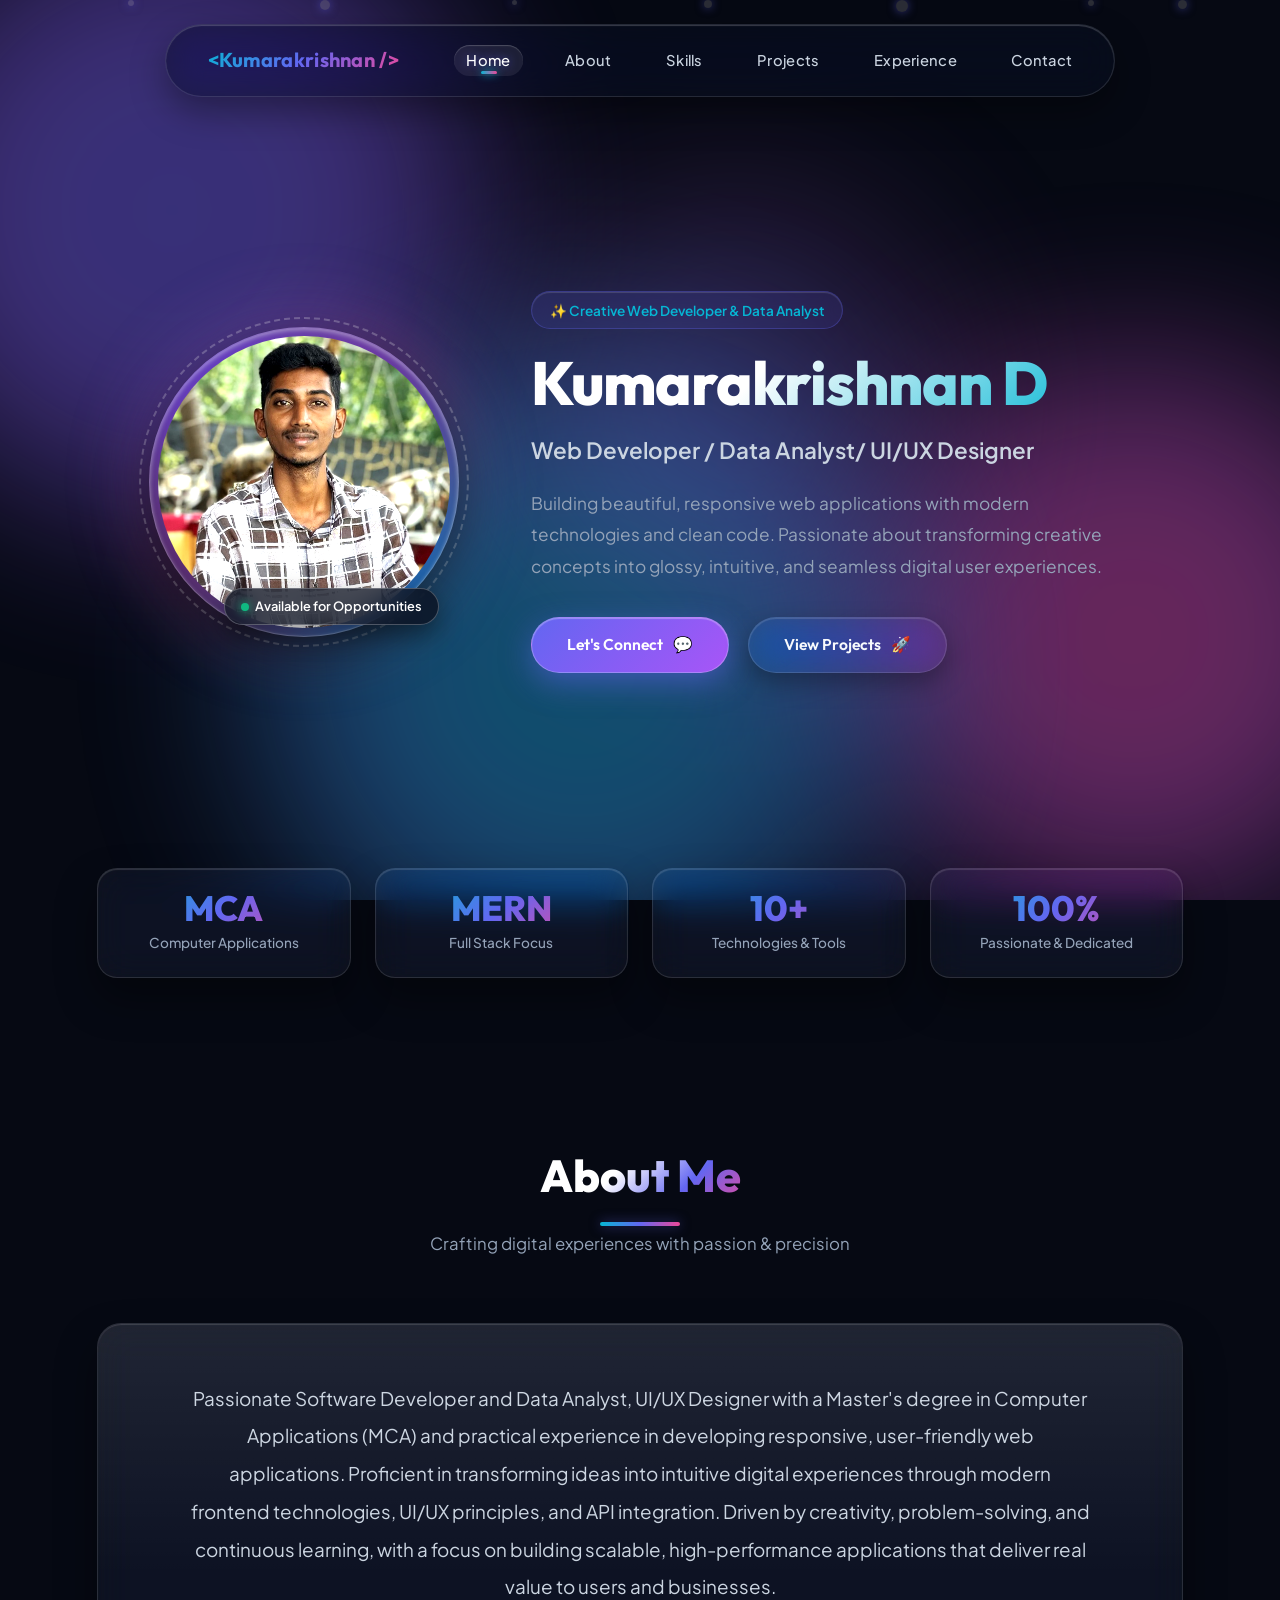
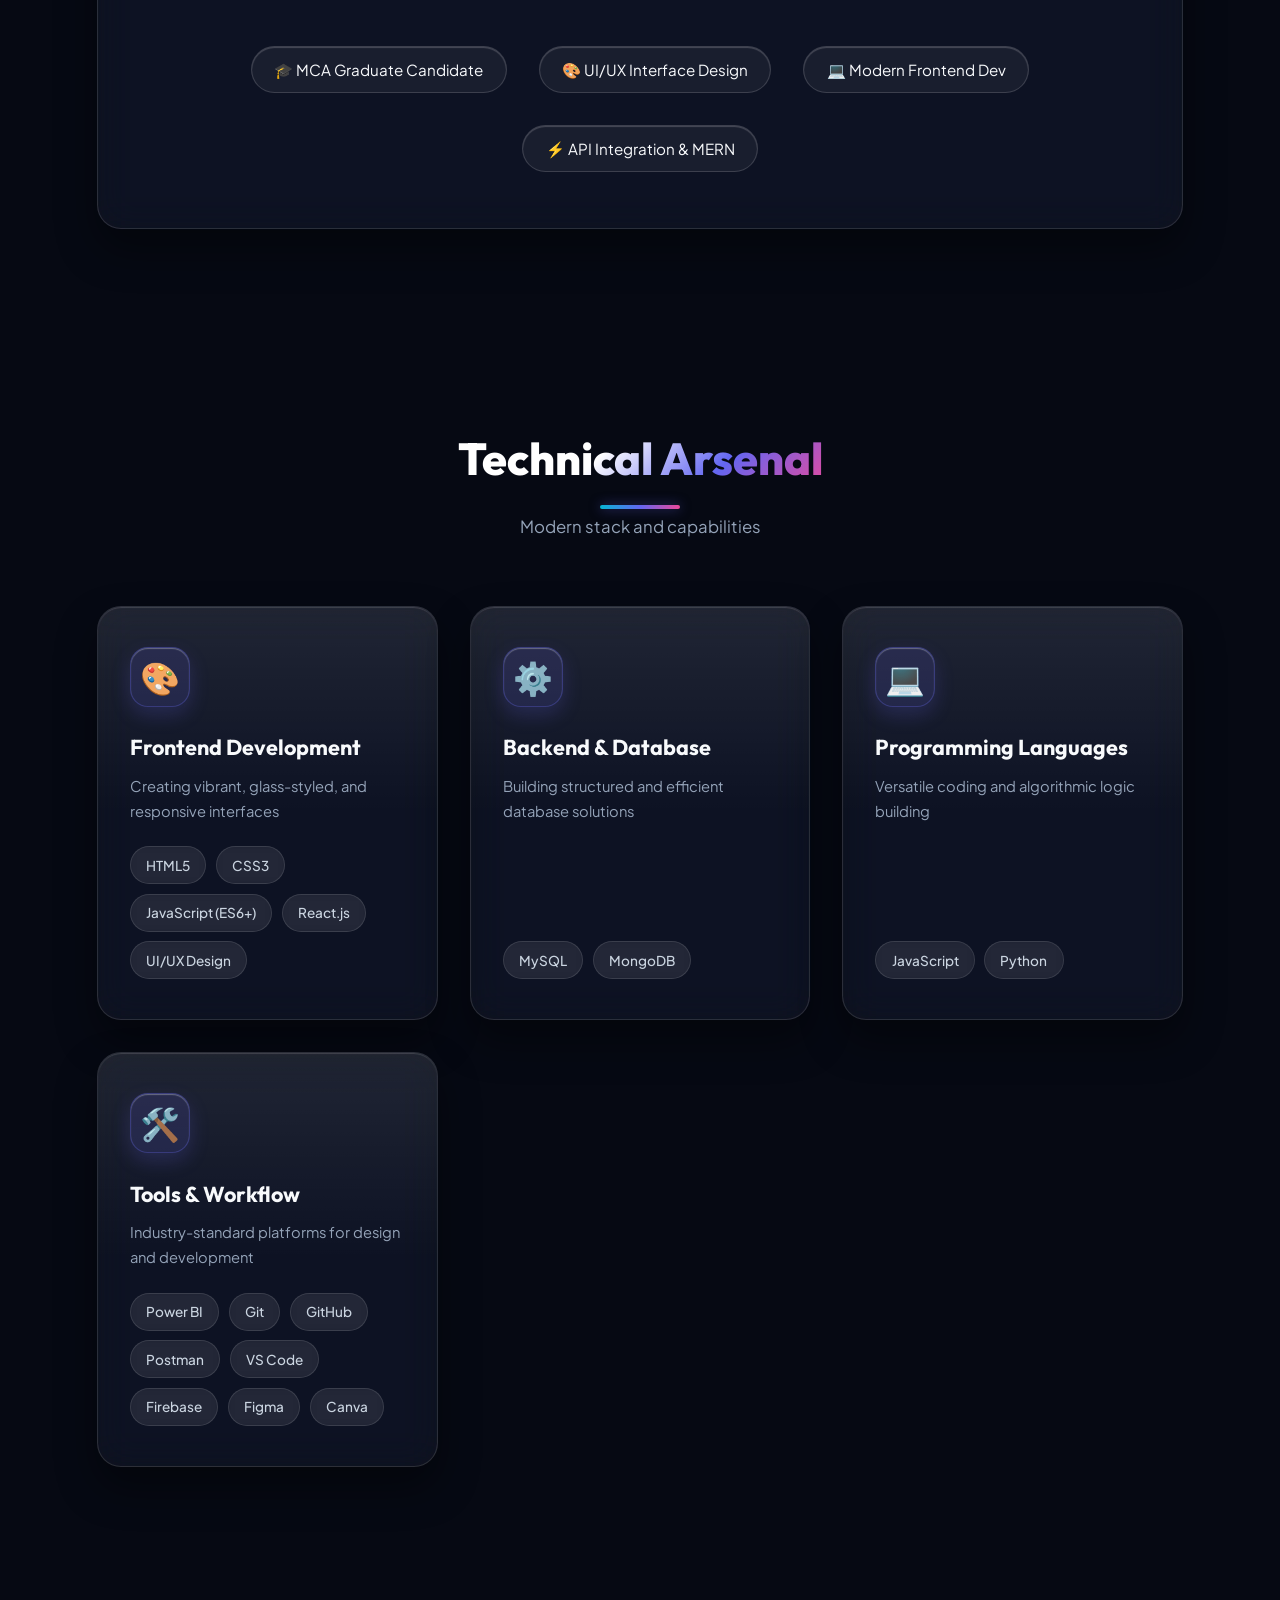
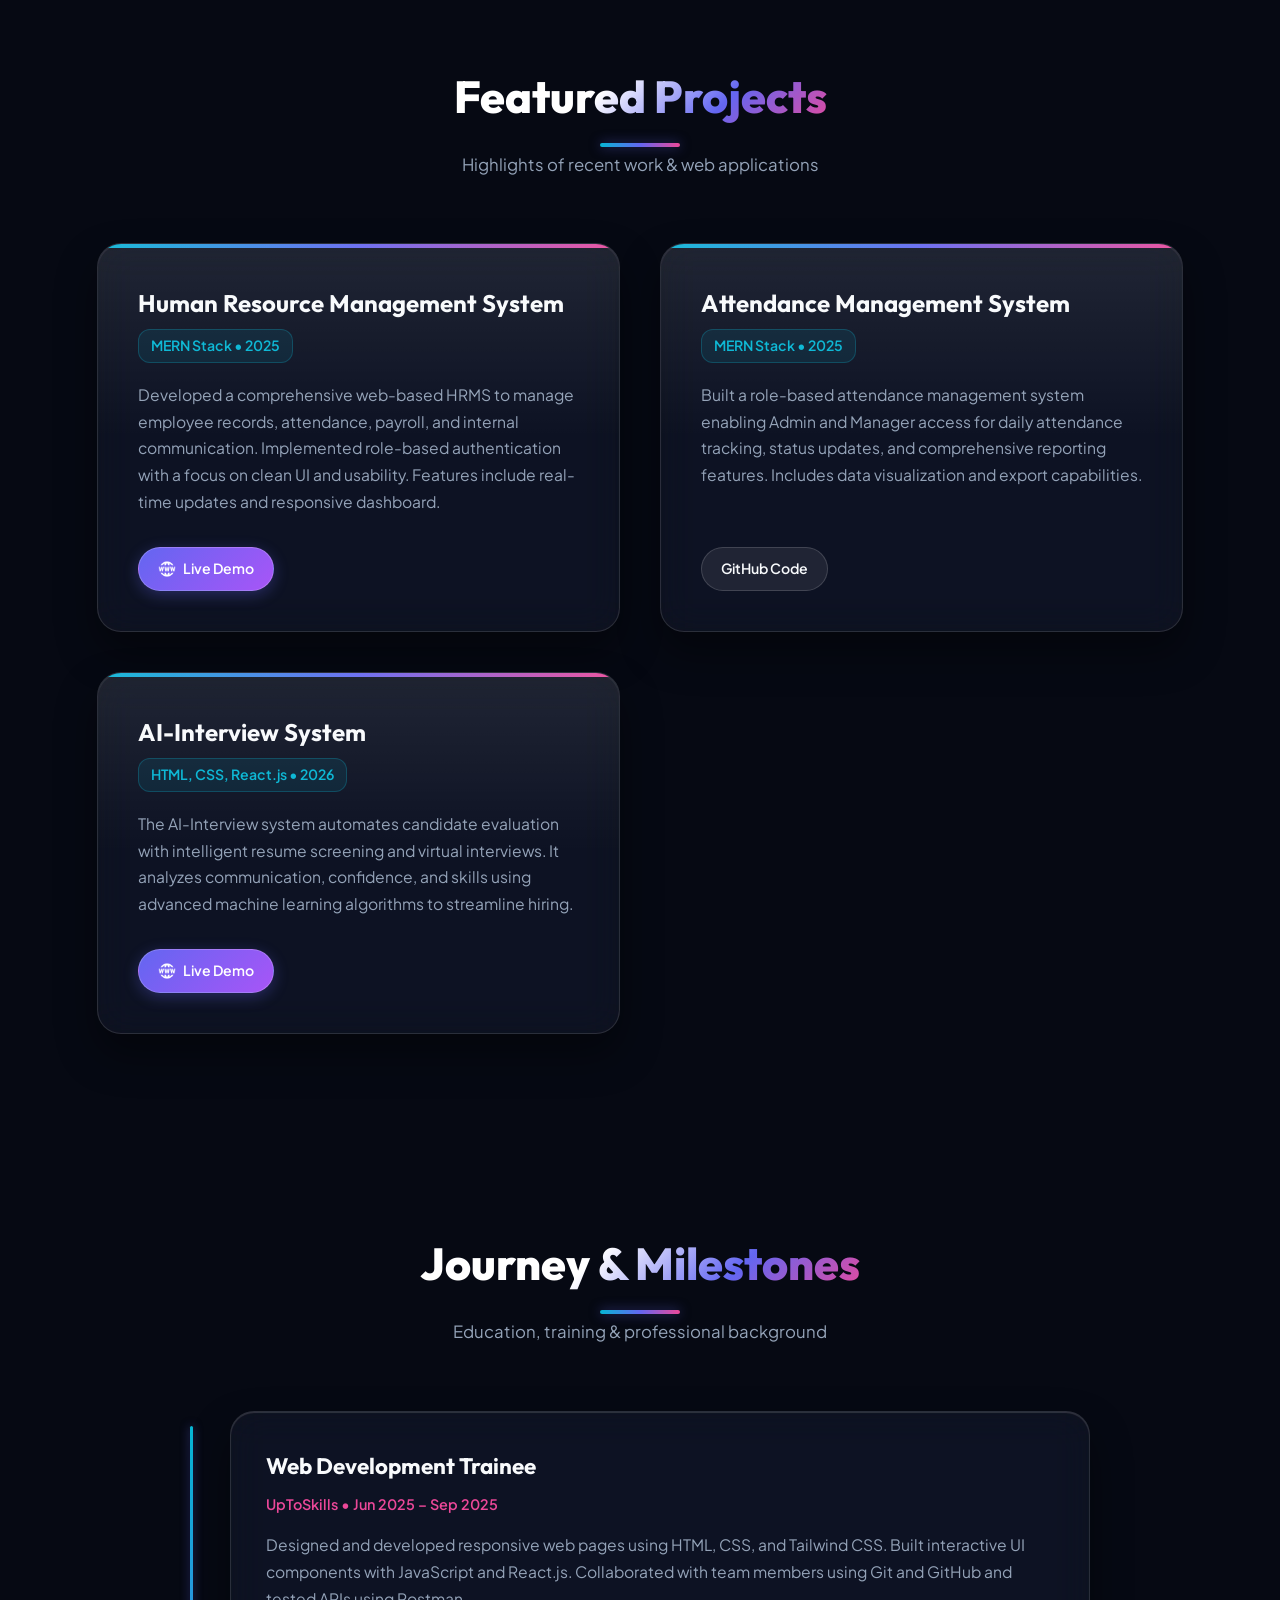
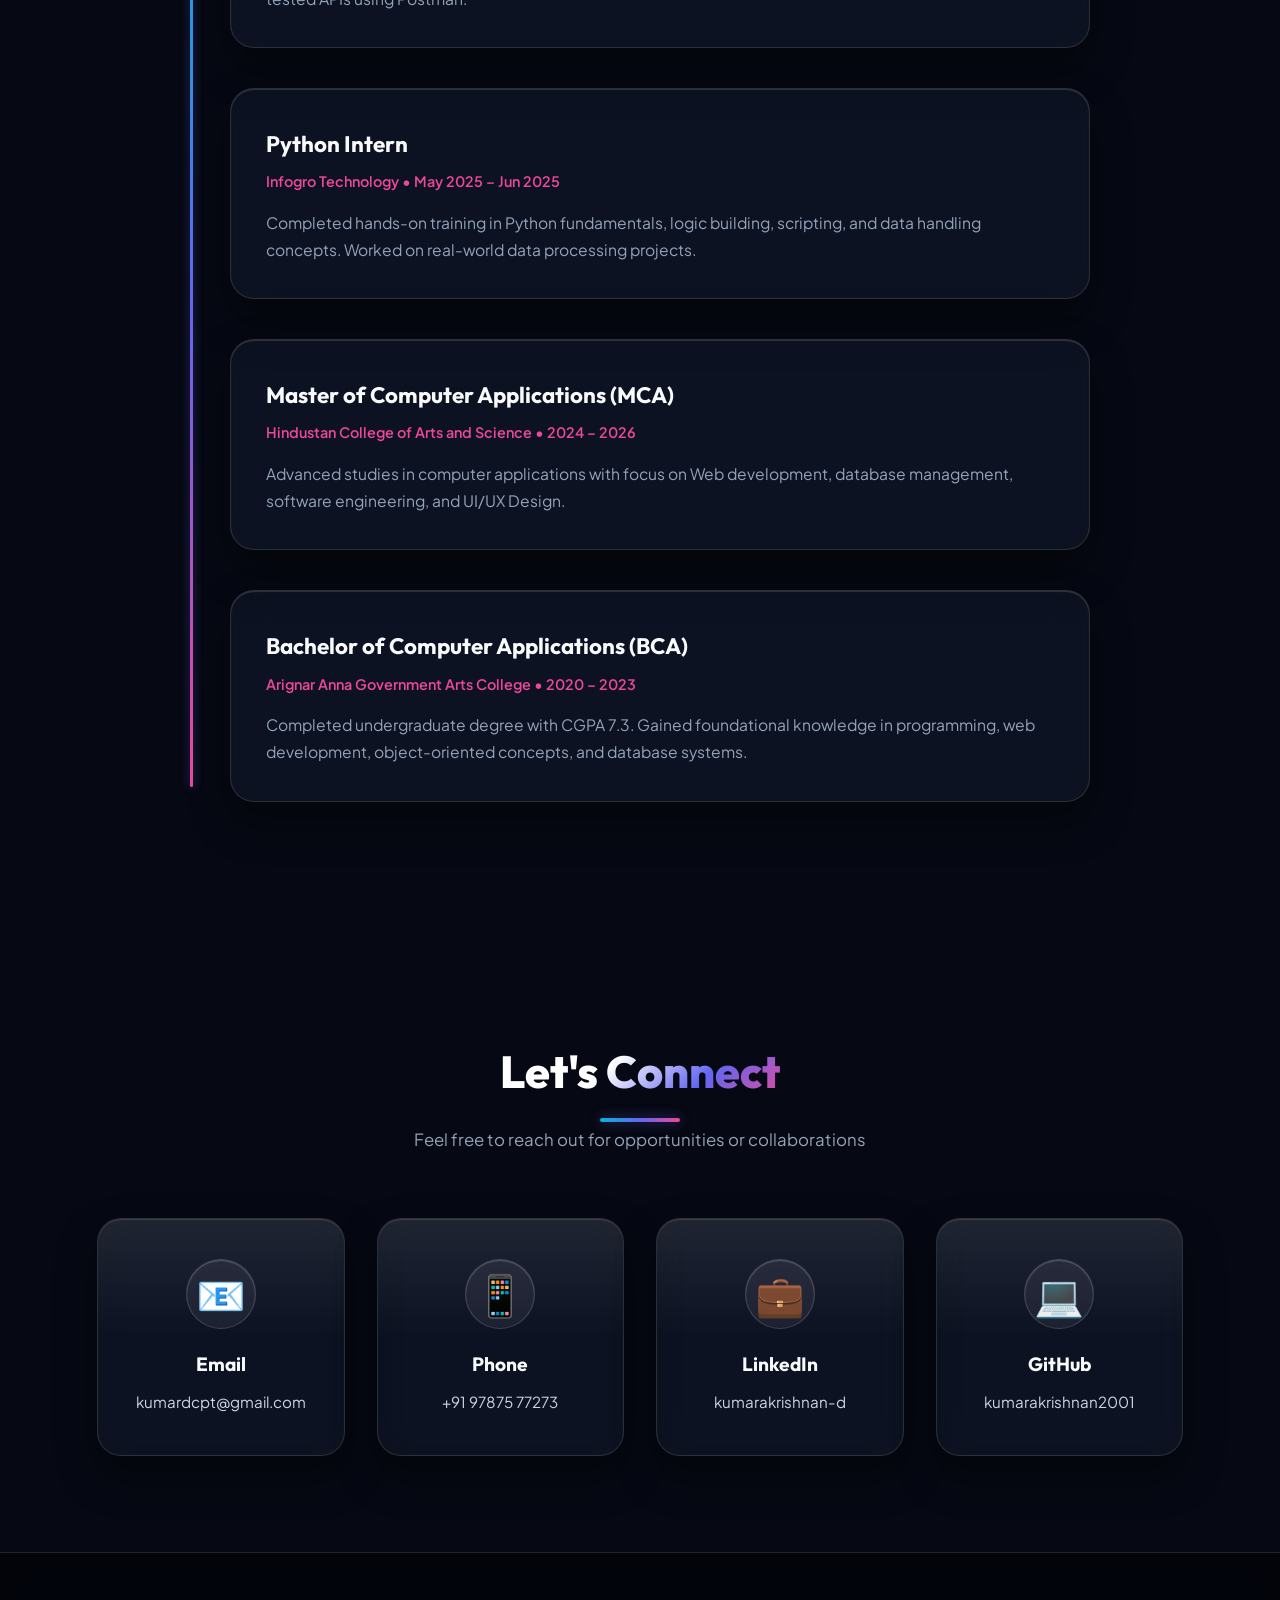
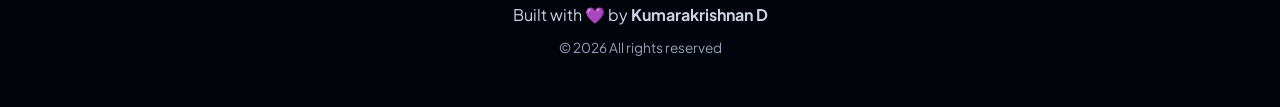
<file: Index.html>
<!DOCTYPE html>
<html lang="en">

<head>
    <meta charset="UTF-8">
    <meta name="viewport" content="width=device-width, initial-scale=1.0">
    <title>Kumarakrishnan D | Portfolio</title>
    <meta name="description"
        content="Portfolio of Kumarakrishnan D - Creative Frontend Developer and UI/UX Designer showcasing responsive web applications, MERN stack projects, and modern interactive designs.">
    <link rel="stylesheet" href="style.css">
</head>

<body>
    <!-- Scroll Progress Bar -->
    <div class="progress-bar" id="progressBar"></div>

    <!-- Ambient Animated Background Orbs -->
    <div class="bg-ambient">
        <div class="orb orb-1"></div>
        <div class="orb orb-2"></div>
        <div class="orb orb-3"></div>
        <div class="orb orb-4"></div>
    </div>

    <!-- Floating Background Particles -->
    <div class="bg-animation">
        <span></span>
        <span></span>
        <span></span>
        <span></span>
        <span></span>
        <span></span>
        <span></span>
    </div>

    <!-- Floating Glossy Header & Nav -->
    <header>
        <nav id="navbar">
            <a href="#home" class="nav-brand">
                <span>&lt;Kumarakrishnan /&gt;</span>
            </a>

            <button class="mobile-toggle" id="mobileToggle" aria-label="Toggle navigation">
                ☰
            </button>

            <ul id="navMenu">
                <li><a href="#home" class="active">Home</a></li>
                <li><a href="#about">About</a></li>
                <li><a href="#skills">Skills</a></li>
                <li><a href="#projects">Projects</a></li>
                <li><a href="#experience">Experience</a></li>
                <li><a href="#contact">Contact</a></li>
            </ul>
        </nav>
    </header>

    <!-- Hero Section -->
    <section id="home" class="hero">
        <div class="hero-container">
            <div class="hero-image-wrapper fade-in">
                <div class="profile-aura"></div>
                <div class="profile-ring"></div>
                <div class="profile-glass-frame">
                    <img src="kumar1.jpg" alt="Kumarakrishnan D" class="profile-pic">
                </div>
                <div class="status-badge">
                    <span class="status-dot"></span>
                    Available for Opportunities
                </div>
            </div>

            <div class="hero-content fade-in">
                <div class="hero-badge">
                    ✨ Creative Web Developer &amp; Data Analyst
                </div>
                <h1>Kumarakrishnan D</h1>
                <p class="subtitle"> Web Developer / Data Analyst/ UI/UX Designer</p>
                <p class="description">
                    Building beautiful, responsive web applications with modern technologies and clean code.
                    Passionate about transforming creative concepts into glossy, intuitive, and seamless digital user
                    experiences.
                </p>
                <div class="cta-buttons">
                    <a href="#contact" class="btn btn-primary">
                        <span>Let's Connect</span> 💬
                    </a>
                    <a href="#projects" class="btn btn-secondary">
                        <span>View Projects</span> 🚀
                    </a>
                </div>
            </div>
        </div>
    </section>

    <!-- Quick Stats Strip -->
    <div class="stats-strip fade-in">
        <div class="stat-card">
            <div class="stat-num">MCA</div>
            <div class="stat-label">Computer Applications</div>
        </div>
        <div class="stat-card">
            <div class="stat-num">MERN</div>
            <div class="stat-label">Full Stack Focus</div>
        </div>
        <div class="stat-card">
            <div class="stat-num">10+</div>
            <div class="stat-label">Technologies &amp; Tools</div>
        </div>
        <div class="stat-card">
            <div class="stat-num">100%</div>
            <div class="stat-label">Passionate &amp; Dedicated</div>
        </div>
    </div>

    <!-- About Section -->
    <section id="about">
        <div class="section-header fade-in">
            <h2>About Me</h2>
            <p class="section-subtitle">Crafting digital experiences with passion &amp; precision</p>
        </div>
        <div class="glass-card about-card fade-in">
            <p>
                Passionate Software Developer and Data Analyst, UI/UX Designer with a Master's degree in Computer
                Applications (MCA) and practical experience in developing responsive,
                user-friendly web applications. Proficient in transforming ideas into intuitive digital experiences
                through modern frontend technologies, UI/UX principles,
                and API integration. Driven by creativity, problem-solving, and continuous learning, with a focus on
                building scalable, high-performance applications that deliver real value to users and businesses.
            </p>
            <div class="about-highlights">
                <div class="about-pill">🎓 MCA Graduate Candidate</div>
                <div class="about-pill">🎨 UI/UX Interface Design</div>
                <div class="about-pill">💻 Modern Frontend Dev</div>
                <div class="about-pill">⚡ API Integration &amp; MERN</div>
            </div>
        </div>
    </section>

    <!-- Skills Section -->
    <section id="skills">
        <div class="section-header fade-in">
            <h2>Technical Arsenal</h2>
            <p class="section-subtitle">Modern stack and capabilities</p>
        </div>
        <div class="skills-grid">
            <div class="glass-card skill-card fade-in">
                <div class="skill-icon-container">🎨</div>
                <h3>Frontend Development</h3>
                <p>Creating vibrant, glass-styled, and responsive interfaces</p>
                <div class="skill-tags">
                    <span class="tag">HTML5</span>
                    <span class="tag">CSS3</span>
                    <span class="tag">JavaScript (ES6+)</span>
                    <span class="tag">React.js</span>
                    <span class="tag">UI/UX Design</span>
                </div>
            </div>

            <div class="glass-card skill-card fade-in">
                <div class="skill-icon-container">⚙️</div>
                <h3>Backend &amp; Database</h3>
                <p>Building structured and efficient database solutions</p>
                <div class="skill-tags">
                    <span class="tag">MySQL</span>
                    <span class="tag">MongoDB</span>
                </div>
            </div>

            <div class="glass-card skill-card fade-in">
                <div class="skill-icon-container">💻</div>
                <h3>Programming Languages</h3>
                <p>Versatile coding and algorithmic logic building</p>
                <div class="skill-tags">
                    <span class="tag">JavaScript</span>
                    <span class="tag">Python</span>
                </div>
            </div>

            <div class="glass-card skill-card fade-in">
                <div class="skill-icon-container">🛠️</div>
                <h3>Tools &amp; Workflow</h3>
                <p>Industry-standard platforms for design and development</p>
                <div class="skill-tags">
                    <span class="tag">Power BI</span>
                    <span class="tag">Git</span>
                    <span class="tag">GitHub</span>
                    <span class="tag">Postman</span>
                    <span class="tag">VS Code</span>
                    <span class="tag">Firebase</span>
                    <span class="tag">Figma</span>
                    <span class="tag">Canva</span>
                </div>
            </div>
        </div>
    </section>

    <!-- Projects Section -->
    <section id="projects">
        <div class="section-header fade-in">
            <h2>Featured Projects</h2>
            <p class="section-subtitle">Highlights of recent work &amp; web applications</p>
        </div>
        <div class="projects-grid">
            <div class="glass-card project-card fade-in">
                <div class="project-top-bar"></div>
                <div class="project-content">
                    <h3>Human Resource Management System</h3>
                    <span class="project-tech">MERN Stack • 2025</span>
                    <p>
                        Developed a comprehensive web-based HRMS to manage employee records, attendance, payroll,
                        and internal communication. Implemented role-based authentication with a focus on clean UI
                        and usability. Features include real-time updates and responsive dashboard.
                    </p>
                    <div class="project-actions">
                        <a href="https://hrms-frontend-nine.vercel.app/" target="_blank" class="project-link-btn demo">
                            <img src="icons8-website-50.png" alt=""
                                style="width: 18px; height: 18px; filter: brightness(0) invert(1);"> Live Demo
                        </a>
                    </div>
                </div>
            </div>

            <div class="glass-card project-card fade-in">
                <div class="project-top-bar"></div>
                <div class="project-content">
                    <h3>Attendance Management System</h3>
                    <span class="project-tech">MERN Stack • 2025</span>
                    <p>
                        Built a role-based attendance management system enabling Admin and Manager access for
                        daily attendance tracking, status updates, and comprehensive reporting features. Includes
                        data visualization and export capabilities.
                    </p>
                    <div class="project-actions">
                        <a href="https://github.com/Kumarakrishnan2001/Attendence-m-system.git" target="_blank"
                            class="project-link-btn github">
                            GitHub Code
                        </a>
                    </div>
                </div>
            </div>

            <div class="glass-card project-card fade-in">
                <div class="project-top-bar"></div>
                <div class="project-content">
                    <h3>AI-Interview System</h3>
                    <span class="project-tech">HTML, CSS, React.js • 2026</span>
                    <p>
                        The AI-Interview system automates candidate evaluation with intelligent resume screening and
                        virtual interviews.
                        It analyzes communication, confidence, and skills using advanced machine learning algorithms to
                        streamline hiring.
                    </p>
                    <div class="project-actions">
                        <a href="https://stellular-cuchufli-e4c187.netlify.app/" target="_blank"
                            class="project-link-btn demo">
                            <img src="icons8-website-50.png" alt=""
                                style="width: 18px; height: 18px; filter: brightness(0) invert(1);"> Live Demo
                        </a>
                    </div>
                </div>
            </div>
        </div>
    </section>

    <!-- Experience / Timeline Section -->
    <section id="experience">
        <div class="section-header fade-in">
            <h2>Journey &amp; Milestones</h2>
            <p class="section-subtitle">Education, training &amp; professional background</p>
        </div>
        <div class="timeline">
            <div class="glass-card timeline-item fade-in">
                <h3>Web Development Trainee</h3>
                <span class="timeline-date">UpToSkills • Jun 2025 – Sep 2025</span>
                <p>
                    Designed and developed responsive web pages using HTML, CSS, and Tailwind CSS. Built
                    interactive UI components with JavaScript and React.js. Collaborated with team members
                    using Git and GitHub and tested APIs using Postman.
                </p>
            </div>

            <div class="glass-card timeline-item fade-in">
                <h3>Python Intern</h3>
                <span class="timeline-date">Infogro Technology • May 2025 – Jun 2025</span>
                <p>
                    Completed hands-on training in Python fundamentals, logic building, scripting,
                    and data handling concepts. Worked on real-world data processing projects.
                </p>
            </div>

            <div class="glass-card timeline-item fade-in">
                <h3>Master of Computer Applications (MCA)</h3>
                <span class="timeline-date">Hindustan College of Arts and Science • 2024 – 2026</span>
                <p>
                    Advanced studies in computer applications with focus on
                    Web development, database management, software engineering, and UI/UX Design.
                </p>
            </div>

            <div class="glass-card timeline-item fade-in">
                <h3>Bachelor of Computer Applications (BCA)</h3>
                <span class="timeline-date">Arignar Anna Government Arts College • 2020 – 2023</span>
                <p>
                    Completed undergraduate degree with CGPA 7.3. Gained foundational knowledge in
                    programming, web development, object-oriented concepts, and database systems.
                </p>
            </div>
        </div>
    </section>

    <!-- Contact Section -->
    <section id="contact">
        <div class="section-header fade-in">
            <h2>Let's Connect</h2>
            <p class="section-subtitle">Feel free to reach out for opportunities or collaborations</p>
        </div>
        <div class="contact-grid">
            <div class="glass-card contact-item fade-in">
                <div class="contact-icon">📧</div>
                <h3>Email</h3>
                <a href="mailto:kumardcpt@gmail.com">kumardcpt@gmail.com</a>
            </div>

            <div class="glass-card contact-item fade-in">
                <div class="contact-icon">📱</div>
                <h3>Phone</h3>
                <a href="tel:+919787577273">+91 97875 77273</a>
            </div>

            <div class="glass-card contact-item fade-in">
                <div class="contact-icon">💼</div>
                <h3>LinkedIn</h3>
                <a href="https://linkedin.com/in/kumarakrishnan-d" target="_blank">kumarakrishnan-d</a>
            </div>

            <div class="glass-card contact-item fade-in">
                <div class="contact-icon">💻</div>
                <h3>GitHub</h3>
                <a href="https://github.com/kumarakrishnan2001" target="_blank">kumarakrishnan2001</a>
            </div>
        </div>
    </section>

    <!-- Footer -->
    <footer>
        <p>Built with <span class="heart">💜</span> by <strong>Kumarakrishnan D</strong></p>
        <p class="sub-text">&copy; 2026 All rights reserved</p>
    </footer>

    <!-- Back to Top Floating Button -->
    <button class="back-to-top" id="backToTop" aria-label="Back to top">
        ↑
    </button>

    <!-- Interactive Scripts -->
    <script>
        // Scroll Progress Bar
        window.addEventListener('scroll', () => {
            const scrollTop = window.scrollY;
            const docHeight = document.documentElement.scrollHeight - window.innerHeight;
            const scrollPercent = (scrollTop / docHeight) * 100;
            document.getElementById('progressBar').style.width = scrollPercent + '%';

            // Back to top button visibility
            const backToTopBtn = document.getElementById('backToTop');
            if (window.scrollY > 400) {
                backToTopBtn.classList.add('visible');
            } else {
                backToTopBtn.classList.remove('visible');
            }
        });

        // Back to top click handler
        document.getElementById('backToTop').addEventListener('click', () => {
            window.scrollTo({ top: 0, behavior: 'smooth' });
        });

        // Smooth Scroll for Nav Links
        document.querySelectorAll('a[href^="#"]').forEach(anchor => {
            anchor.addEventListener('click', function (e) {
                e.preventDefault();
                const targetId = this.getAttribute('href');
                const target = document.querySelector(targetId);
                if (target) {
                    target.scrollIntoView({ behavior: 'smooth', block: 'start' });
                    // Close mobile nav if open
                    document.getElementById('navMenu').classList.remove('active');
                }
            });
        });

        // Mobile Nav Toggle
        const mobileToggle = document.getElementById('mobileToggle');
        const navMenu = document.getElementById('navMenu');
        mobileToggle.addEventListener('click', () => {
            navMenu.classList.toggle('active');
        });

        // IntersectionObserver Scroll Reveal Animations
        const observerOptions = {
            threshold: 0.12,
            rootMargin: '0px 0px -50px 0px'
        };

        const observer = new IntersectionObserver((entries) => {
            entries.forEach(entry => {
                if (entry.isIntersecting) {
                    entry.target.classList.add('appear');
                }
            });
        }, observerOptions);

        document.querySelectorAll('.fade-in').forEach(el => observer.observe(el));

        // Active Navigation Highlight on Scroll
        const sections = document.querySelectorAll('section');
        const navLinks = document.querySelectorAll('nav ul a');

        window.addEventListener('scroll', () => {
            let current = '';
            sections.forEach(section => {
                const sectionTop = section.offsetTop;
                if (window.scrollY >= sectionTop - 250) {
                    current = section.getAttribute('id');
                }
            });

            navLinks.forEach(link => {
                link.classList.remove('active');
                if (link.getAttribute('href').slice(1) === current) {
                    link.classList.add('active');
                }
            });
        });

        // 3D Glass Tilt Effect on Hover for Cards
        const glassCards = document.querySelectorAll('.glass-card');
        glassCards.forEach(card => {
            card.addEventListener('mousemove', (e) => {
                const rect = card.getBoundingClientRect();
                const x = e.clientX - rect.left;
                const y = e.clientY - rect.top;

                const centerX = rect.width / 2;
                const centerY = rect.height / 2;

                const rotateX = ((y - centerY) / centerY) * -6; // max 6 deg tilt
                const rotateY = ((x - centerX) / centerX) * 6;

                card.style.transform = `perspective(1000px) rotateX(${rotateX}deg) rotateY(${rotateY}deg) translateY(-8px)`;
            });

            card.addEventListener('mouseleave', () => {
                card.style.transform = 'perspective(1000px) rotateX(0deg) rotateY(0deg) translateY(0px)';
            });
        });
    </script>
</body>

</html>
</file>
<file: style.css>
/* ==========================================================================
   Kumarakrishnan D - Glossy Glassmorphism Portfolio Design System
   ========================================================================== */

@import url('https://fonts.googleapis.com/css2?family=Outfit:wght@300;400;500;600;700;800&family=Plus+Jakarta+Sans:wght@300;400;500;600;700&display=swap');

* {
    margin: 0;
    padding: 0;
    box-sizing: border-box;
}

:root {
    --font-heading: 'Outfit', -apple-system, BlinkMacSystemFont, sans-serif;
    --font-body: 'Plus Jakarta Sans', -apple-system, BlinkMacSystemFont, sans-serif;

    /* Color Palette */
    --bg-dark: #060913;
    --bg-darker: #030408;
    
    /* Glassmorphism System */
    --glass-bg: rgba(255, 255, 255, 0.04);
    --glass-bg-hover: rgba(255, 255, 255, 0.08);
    --glass-border: rgba(255, 255, 255, 0.12);
    --glass-border-hover: rgba(255, 255, 255, 0.3);
    --glass-blur: blur(18px) saturate(180%);
    --glass-shadow: 0 20px 40px rgba(0, 0, 0, 0.4), inset 0 1px 1px rgba(255, 255, 255, 0.15);
    --glass-shadow-hover: 0 30px 60px rgba(99, 102, 241, 0.25), inset 0 1px 1px rgba(255, 255, 255, 0.3);

    /* Accent & Glow Colors */
    --primary: #6366f1;
    --primary-glow: rgba(99, 102, 241, 0.5);
    --secondary: #a855f7;
    --secondary-glow: rgba(168, 85, 247, 0.5);
    --accent: #ec4899;
    --accent-glow: rgba(236, 72, 153, 0.5);
    --cyan: #06b6d4;
    --cyan-glow: rgba(6, 182, 212, 0.5);

    /* Text Colors */
    --text-primary: #f8fafc;
    --text-secondary: #cbd5e1;
    --text-muted: #94a3b8;
}

/* Custom Scrollbar */
::-webkit-scrollbar {
    width: 10px;
}
::-webkit-scrollbar-track {
    background: var(--bg-darker);
}
::-webkit-scrollbar-thumb {
    background: rgba(99, 102, 241, 0.3);
    border-radius: 10px;
    border: 2px solid var(--bg-darker);
}
::-webkit-scrollbar-thumb:hover {
    background: var(--primary);
}

html {
    scroll-behavior: smooth;
}

body {
    font-family: var(--font-body);
    background-color: var(--bg-dark);
    color: var(--text-secondary);
    line-height: 1.7;
    overflow-x: hidden;
    position: relative;
    min-height: 100vh;
}

/* --------------------------------------------------------------------------
   Ambient Animated Background Orbs
   -------------------------------------------------------------------------- */
.bg-ambient {
    position: fixed;
    top: 0;
    left: 0;
    width: 100vw;
    height: 100vh;
    z-index: 0;
    pointer-events: none;
    overflow: hidden;
}

.orb {
    position: absolute;
    border-radius: 50%;
    filter: blur(90px);
    opacity: 0.45;
    animation: orbFloat 22s ease-in-out infinite alternate;
}

.orb-1 {
    top: -10%;
    left: -10%;
    width: 50vw;
    height: 50vw;
    max-width: 600px;
    max-height: 600px;
    background: radial-gradient(circle, var(--primary), var(--secondary));
    animation-duration: 25s;
}

.orb-2 {
    top: 40%;
    right: -10%;
    width: 45vw;
    height: 45vw;
    max-width: 550px;
    max-height: 550px;
    background: radial-gradient(circle, var(--accent), var(--secondary));
    animation-duration: 20s;
    animation-delay: -5s;
}

.orb-3 {
    bottom: -10%;
    left: 20%;
    width: 55vw;
    height: 55vw;
    max-width: 650px;
    max-height: 650px;
    background: radial-gradient(circle, var(--cyan), var(--primary));
    animation-duration: 28s;
    animation-delay: -10s;
}

.orb-4 {
    top: 20%;
    left: 40%;
    width: 35vw;
    height: 35vw;
    max-width: 450px;
    max-height: 450px;
    background: radial-gradient(circle, rgba(99, 102, 241, 0.6), rgba(236, 72, 153, 0.4));
    animation-duration: 18s;
    animation-delay: -15s;
}

@keyframes orbFloat {
    0% {
        transform: translate(0, 0) scale(1);
    }
    50% {
        transform: translate(60px, 80px) scale(1.15) rotate(45deg);
    }
    100% {
        transform: translate(-40px, 120px) scale(0.9) rotate(-30deg);
    }
}

/* Background floating particles grid */
.bg-animation {
    position: fixed;
    top: 0;
    left: 0;
    width: 100%;
    height: 100%;
    z-index: 0;
    pointer-events: none;
}

.bg-animation span {
    position: absolute;
    display: block;
    width: 8px;
    height: 8px;
    background: rgba(255, 255, 255, 0.15);
    box-shadow: 0 0 10px rgba(99, 102, 241, 0.5);
    border-radius: 50%;
    animation: particleFloat 16s infinite linear;
}

.bg-animation span:nth-child(1) { left: 10%; animation-delay: 0s; width: 6px; height: 6px; }
.bg-animation span:nth-child(2) { left: 25%; animation-delay: 3s; width: 10px; height: 10px; }
.bg-animation span:nth-child(3) { left: 40%; animation-delay: 6s; width: 5px; height: 5px; }
.bg-animation span:nth-child(4) { left: 55%; animation-delay: 1s; width: 8px; height: 8px; }
.bg-animation span:nth-child(5) { left: 70%; animation-delay: 4s; width: 12px; height: 12px; }
.bg-animation span:nth-child(6) { left: 85%; animation-delay: 7s; width: 6px; height: 6px; }
.bg-animation span:nth-child(7) { left: 92%; animation-delay: 2s; width: 9px; height: 9px; }

@keyframes particleFloat {
    0% {
        transform: translateY(105vh) rotate(0deg);
        opacity: 0;
    }
    20% {
        opacity: 0.8;
    }
    80% {
        opacity: 0.8;
    }
    100% {
        transform: translateY(-10vh) rotate(360deg);
        opacity: 0;
    }
}

/* --------------------------------------------------------------------------
   Scroll Progress Bar
   -------------------------------------------------------------------------- */
.progress-bar {
    position: fixed;
    top: 0;
    left: 0;
    height: 3px;
    background: linear-gradient(90deg, var(--cyan), var(--primary), var(--accent));
    box-shadow: 0 0 12px var(--primary);
    z-index: 9999;
    transition: width 0.1s ease-out;
}

/* --------------------------------------------------------------------------
   Floating Glossy Navbar
   -------------------------------------------------------------------------- */
header {
    position: fixed;
    top: 1.5rem;
    left: 50%;
    transform: translateX(-50%);
    width: 90%;
    max-width: 950px;
    z-index: 1000;
}

nav {
    background: rgba(10, 15, 30, 0.55);
    backdrop-filter: var(--glass-blur);
    -webkit-backdrop-filter: var(--glass-blur);
    padding: 0.75rem 1.8rem;
    border-radius: 50px;
    border: 1px solid var(--glass-border);
    box-shadow: 0 15px 35px rgba(0, 0, 0, 0.35), inset 0 1px 1px rgba(255, 255, 255, 0.2);
    display: flex;
    justify-content: space-between;
    align-items: center;
    transition: all 0.4s cubic-bezier(0.16, 1, 0.3, 1);
}

nav:hover {
    border-color: rgba(255, 255, 255, 0.25);
    box-shadow: 0 20px 45px rgba(99, 102, 241, 0.2), inset 0 1px 1px rgba(255, 255, 255, 0.3);
}

.nav-brand {
    font-family: var(--font-heading);
    font-size: 1.25rem;
    font-weight: 700;
    color: var(--text-primary);
    text-decoration: none;
    display: flex;
    align-items: center;
    gap: 0.5rem;
}

.nav-brand span {
    background: linear-gradient(135deg, var(--cyan), var(--primary), var(--accent));
    -webkit-background-clip: text;
    -webkit-text-fill-color: transparent;
}

nav ul {
    display: flex;
    align-items: center;
    list-style: none;
    gap: 1.8rem;
}

nav a {
    color: var(--text-secondary);
    text-decoration: none;
    font-size: 0.92rem;
    font-weight: 500;
    letter-spacing: 0.3px;
    transition: all 0.3s ease;
    padding: 0.4rem 0.8rem;
    border-radius: 20px;
    position: relative;
}

nav a:hover, nav a.active {
    color: #fff;
    background: rgba(255, 255, 255, 0.08);
    box-shadow: inset 0 1px 1px rgba(255, 255, 255, 0.2);
    text-shadow: 0 0 10px rgba(99, 102, 241, 0.6);
}

nav a.active::after {
    content: '';
    position: absolute;
    bottom: 2px;
    left: 50%;
    transform: translateX(-50%);
    width: 16px;
    height: 3px;
    background: linear-gradient(90deg, var(--cyan), var(--accent));
    border-radius: 10px;
    box-shadow: 0 0 8px var(--cyan);
}

/* Mobile Nav Toggle */
.mobile-toggle {
    display: none;
    background: none;
    border: none;
    color: var(--text-primary);
    font-size: 1.5rem;
    cursor: pointer;
}

/* --------------------------------------------------------------------------
   Hero Section & Glossy Profile
   -------------------------------------------------------------------------- */
.hero {
    min-height: 100vh;
    display: flex;
    align-items: center;
    justify-content: center;
    position: relative;
    padding: 8rem 2rem 4rem 2rem;
    z-index: 1;
}

.hero-container {
    display: flex;
    align-items: center;
    justify-content: center;
    gap: 4.5rem;
    max-width: 1150px;
    width: 100%;
    flex-wrap: wrap;
}

.hero-image-wrapper {
    position: relative;
    display: flex;
    justify-content: center;
    align-items: center;
}

/* Glossy Aura Rings */
.profile-aura {
    position: absolute;
    width: 340px;
    height: 340px;
    border-radius: 50%;
    background: linear-gradient(135deg, var(--primary-glow), var(--accent-glow), var(--cyan-glow));
    filter: blur(35px);
    opacity: 0.6;
    animation: auraPulse 6s ease-in-out infinite alternate;
}

@keyframes auraPulse {
    0% { transform: scale(0.92); opacity: 0.5; filter: blur(30px); }
    100% { transform: scale(1.1); opacity: 0.75; filter: blur(45px); }
}

.profile-ring {
    position: absolute;
    width: 330px;
    height: 330px;
    border-radius: 50%;
    border: 2px dashed rgba(255, 255, 255, 0.25);
    animation: rotateRing 25s linear infinite;
    pointer-events: none;
}

@keyframes rotateRing {
    0% { transform: rotate(0deg); }
    100% { transform: rotate(360deg); }
}

.profile-glass-frame {
    position: relative;
    width: 310px;
    height: 310px;
    border-radius: 50%;
    padding: 8px;
    background: rgba(255, 255, 255, 0.08);
    backdrop-filter: var(--glass-blur);
    border: 1px solid rgba(255, 255, 255, 0.25);
    box-shadow: 0 20px 50px rgba(0, 0, 0, 0.5), inset 0 2px 4px rgba(255, 255, 255, 0.4);
    animation: floatProfile 6s ease-in-out infinite;
}

@keyframes floatProfile {
    0%, 100% { transform: translateY(0px); }
    50% { transform: translateY(-16px); }
}

.profile-pic {
    width: 100%;
    height: 100%;
    border-radius: 50%;
    object-fit: cover;
    display: block;
    filter: contrast(1.05) brightness(1.02);
}

/* Status Badge on Profile */
.status-badge {
    position: absolute;
    bottom: 12px;
    right: 20px;
    background: rgba(10, 15, 30, 0.75);
    backdrop-filter: blur(12px);
    border: 1px solid rgba(255, 255, 255, 0.25);
    padding: 0.4rem 1rem;
    border-radius: 30px;
    font-size: 0.8rem;
    font-weight: 600;
    color: #fff;
    display: flex;
    align-items: center;
    gap: 0.4rem;
    box-shadow: 0 10px 25px rgba(0, 0, 0, 0.4);
}

.status-dot {
    width: 8px;
    height: 8px;
    background-color: #10b981;
    border-radius: 50%;
    box-shadow: 0 0 10px #10b981;
    animation: pulseDot 2s infinite;
}

@keyframes pulseDot {
    0%, 100% { transform: scale(1); opacity: 1; }
    50% { transform: scale(1.3); opacity: 0.6; }
}

.hero-content {
    max-width: 600px;
}

.hero-badge {
    display: inline-flex;
    align-items: center;
    gap: 0.5rem;
    background: rgba(99, 102, 241, 0.12);
    border: 1px solid rgba(99, 102, 241, 0.3);
    padding: 0.4rem 1.1rem;
    border-radius: 30px;
    font-size: 0.85rem;
    font-weight: 600;
    color: var(--cyan);
    margin-bottom: 1.2rem;
    backdrop-filter: blur(10px);
    box-shadow: inset 0 1px 1px rgba(255, 255, 255, 0.15);
}

.hero h1 {
    font-family: var(--font-heading);
    font-size: 3.8rem;
    font-weight: 800;
    line-height: 1.15;
    margin-bottom: 0.8rem;
    letter-spacing: -1px;
    background: linear-gradient(135deg, #ffffff 20%, var(--cyan) 50%, var(--accent) 90%);
    background-size: 200% auto;
    -webkit-background-clip: text;
    -webkit-text-fill-color: transparent;
    animation: textShine 6s linear infinite;
}

@keyframes textShine {
    to { background-position: 200% center; }
}

.hero .subtitle {
    font-size: 1.4rem;
    font-weight: 600;
    color: var(--text-secondary);
    margin-bottom: 1.2rem;
    display: flex;
    align-items: center;
    gap: 0.5rem;
}

.hero .description {
    font-size: 1.08rem;
    color: var(--text-muted);
    margin-bottom: 2.2rem;
    line-height: 1.8;
}

.cta-buttons {
    display: flex;
    gap: 1.2rem;
    flex-wrap: wrap;
}

/* --------------------------------------------------------------------------
   Glossy Buttons
   -------------------------------------------------------------------------- */
.btn {
    padding: 0.85rem 2.2rem;
    border-radius: 50px;
    font-family: var(--font-heading);
    font-size: 0.98rem;
    font-weight: 600;
    cursor: pointer;
    text-decoration: none;
    display: inline-flex;
    align-items: center;
    justify-content: center;
    gap: 0.6rem;
    transition: all 0.4s cubic-bezier(0.16, 1, 0.3, 1);
    position: relative;
    overflow: hidden;
}

/* Glossy reflection sweep overlay */
.btn::after {
    content: '';
    position: absolute;
    top: 0;
    left: -100%;
    width: 60%;
    height: 100%;
    background: linear-gradient(90deg, transparent, rgba(255, 255, 255, 0.35), transparent);
    transform: skewX(-25deg);
    transition: left 0.75s ease;
}

.btn:hover::after {
    left: 140%;
}

.btn-primary {
    background: linear-gradient(135deg, var(--primary), var(--secondary));
    color: #ffffff;
    border: 1px solid rgba(255, 255, 255, 0.25);
    box-shadow: 0 10px 30px var(--primary-glow), inset 0 1px 1px rgba(255, 255, 255, 0.3);
}

.btn-primary:hover {
    transform: translateY(-4px) scale(1.02);
    box-shadow: 0 18px 40px rgba(99, 102, 241, 0.55), inset 0 1px 1px rgba(255, 255, 255, 0.4);
}

.btn-secondary {
    background: rgba(255, 255, 255, 0.05);
    backdrop-filter: var(--glass-blur);
    color: var(--text-primary);
    border: 1px solid var(--glass-border);
    box-shadow: 0 10px 25px rgba(0, 0, 0, 0.3), inset 0 1px 1px rgba(255, 255, 255, 0.15);
}

.btn-secondary:hover {
    background: rgba(255, 255, 255, 0.12);
    border-color: rgba(255, 255, 255, 0.35);
    transform: translateY(-4px) scale(1.02);
    box-shadow: 0 18px 35px rgba(6, 182, 212, 0.3), inset 0 1px 1px rgba(255, 255, 255, 0.3);
    color: var(--cyan);
}

/* --------------------------------------------------------------------------
   Quick Stats Glass Strip
   -------------------------------------------------------------------------- */
.stats-strip {
    display: grid;
    grid-template-columns: repeat(auto-fit, minmax(180px, 1fr));
    gap: 1.5rem;
    max-width: 1150px;
    margin: -2rem auto 4rem auto;
    padding: 0 2rem;
    position: relative;
    z-index: 2;
}

.stat-card {
    background: var(--glass-bg);
    backdrop-filter: var(--glass-blur);
    -webkit-backdrop-filter: var(--glass-blur);
    border: 1px solid var(--glass-border);
    border-radius: 20px;
    padding: 1.4rem 1.8rem;
    text-align: center;
    box-shadow: var(--glass-shadow);
    transition: all 0.4s ease;
}

.stat-card:hover {
    transform: translateY(-6px);
    background: var(--glass-bg-hover);
    border-color: var(--glass-border-hover);
    box-shadow: var(--glass-shadow-hover);
}

.stat-num {
    font-family: var(--font-heading);
    font-size: 2.2rem;
    font-weight: 800;
    background: linear-gradient(135deg, var(--cyan), var(--primary), var(--accent));
    -webkit-background-clip: text;
    -webkit-text-fill-color: transparent;
    line-height: 1;
    margin-bottom: 0.3rem;
}

.stat-label {
    font-size: 0.85rem;
    color: var(--text-muted);
    font-weight: 500;
}

/* --------------------------------------------------------------------------
   Generic Section & Glass Card Base
   -------------------------------------------------------------------------- */
section {
    padding: 6rem 2rem;
    max-width: 1150px;
    margin: 0 auto;
    position: relative;
    z-index: 1;
}

.section-header {
    text-align: center;
    margin-bottom: 4rem;
}

section h2 {
    font-family: var(--font-heading);
    font-size: 2.8rem;
    font-weight: 800;
    color: var(--text-primary);
    display: inline-block;
    position: relative;
    background: linear-gradient(135deg, #ffffff 40%, var(--primary) 70%, var(--accent) 100%);
    -webkit-background-clip: text;
    -webkit-text-fill-color: transparent;
}

section h2::after {
    content: '';
    position: absolute;
    bottom: -12px;
    left: 50%;
    transform: translateX(-50%);
    width: 80px;
    height: 4px;
    background: linear-gradient(90deg, var(--cyan), var(--primary), var(--accent));
    border-radius: 10px;
    box-shadow: 0 0 12px var(--primary-glow);
}

.section-subtitle {
    font-size: 1.05rem;
    color: var(--text-muted);
    margin-top: 1rem;
}

/* Glass Card Component */
.glass-card {
    background: var(--glass-bg);
    backdrop-filter: var(--glass-blur);
    -webkit-backdrop-filter: var(--glass-blur);
    border: 1px solid var(--glass-border);
    border-radius: 24px;
    box-shadow: var(--glass-shadow);
    transition: all 0.4s cubic-bezier(0.16, 1, 0.3, 1);
    position: relative;
    overflow: hidden;
}

/* Glass glare highlight effect */
.glass-card::before {
    content: '';
    position: absolute;
    top: 0;
    left: 0;
    right: 0;
    height: 50%;
    background: linear-gradient(180deg, rgba(255, 255, 255, 0.08) 0%, transparent 100%);
    pointer-events: none;
    border-radius: 24px 24px 0 0;
}

.glass-card:hover {
    background: var(--glass-bg-hover);
    border-color: var(--glass-border-hover);
    box-shadow: var(--glass-shadow-hover);
    transform: translateY(-8px);
}

/* --------------------------------------------------------------------------
   About Section
   -------------------------------------------------------------------------- */
.about-card {
    padding: 3.5rem;
    text-align: center;
    position: relative;
}

.about-card p {
    font-size: 1.18rem;
    line-height: 2;
    color: var(--text-secondary);
    max-width: 900px;
    margin: 0 auto;
}

.about-highlights {
    display: flex;
    justify-content: center;
    gap: 2rem;
    flex-wrap: wrap;
    margin-top: 2.5rem;
}

.about-pill {
    background: rgba(255, 255, 255, 0.05);
    border: 1px solid rgba(255, 255, 255, 0.15);
    padding: 0.6rem 1.4rem;
    border-radius: 30px;
    font-size: 0.95rem;
    color: var(--text-primary);
    display: flex;
    align-items: center;
    gap: 0.6rem;
    box-shadow: inset 0 1px 1px rgba(255, 255, 255, 0.2);
}

/* --------------------------------------------------------------------------
   Skills Section
   -------------------------------------------------------------------------- */
.skills-grid {
    display: grid;
    grid-template-columns: repeat(auto-fit, minmax(260px, 1fr));
    gap: 2rem;
}

.skill-card {
    padding: 2.5rem 2rem;
    display: flex;
    flex-direction: column;
    align-items: flex-start;
}

.skill-icon-container {
    width: 60px;
    height: 60px;
    border-radius: 18px;
    background: rgba(99, 102, 241, 0.15);
    border: 1px solid rgba(99, 102, 241, 0.3);
    display: flex;
    align-items: center;
    justify-content: center;
    font-size: 2rem;
    margin-bottom: 1.4rem;
    box-shadow: 0 8px 20px rgba(99, 102, 241, 0.2), inset 0 1px 1px rgba(255, 255, 255, 0.3);
    transition: transform 0.4s ease;
}

.skill-card:hover .skill-icon-container {
    transform: scale(1.15) rotate(5deg);
    background: rgba(99, 102, 241, 0.25);
    border-color: var(--cyan);
    box-shadow: 0 12px 25px rgba(6, 182, 212, 0.4);
}

.skill-card h3 {
    font-family: var(--font-heading);
    font-size: 1.35rem;
    font-weight: 700;
    color: var(--text-primary);
    margin-bottom: 0.5rem;
}

.skill-card p {
    font-size: 0.92rem;
    color: var(--text-muted);
    margin-bottom: 1.4rem;
}

.skill-tags {
    display: flex;
    flex-wrap: wrap;
    gap: 0.6rem;
    margin-top: auto;
}

.tag {
    background: rgba(255, 255, 255, 0.06);
    border: 1px solid rgba(255, 255, 255, 0.12);
    padding: 0.4rem 0.95rem;
    border-radius: 20px;
    font-size: 0.85rem;
    color: var(--text-secondary);
    font-weight: 500;
    transition: all 0.3s ease;
    backdrop-filter: blur(5px);
}

.tag:hover {
    background: rgba(99, 102, 241, 0.2);
    border-color: var(--primary);
    color: #fff;
    transform: translateY(-2px);
    box-shadow: 0 5px 15px rgba(99, 102, 241, 0.3);
}

/* --------------------------------------------------------------------------
   Projects Section
   -------------------------------------------------------------------------- */
.projects-grid {
    display: grid;
    grid-template-columns: repeat(auto-fit, minmax(340px, 1fr));
    gap: 2.5rem;
}

.project-card {
    display: flex;
    flex-direction: column;
}

.project-top-bar {
    height: 4px;
    width: 100%;
    background: linear-gradient(90deg, var(--cyan), var(--primary), var(--accent));
}

.project-content {
    padding: 2.5rem;
    display: flex;
    flex-direction: column;
    flex-grow: 1;
}

.project-card h3 {
    font-family: var(--font-heading);
    font-size: 1.5rem;
    font-weight: 700;
    color: var(--text-primary);
    margin-bottom: 0.6rem;
    line-height: 1.3;
}

.project-tech {
    display: inline-block;
    font-size: 0.88rem;
    font-weight: 600;
    color: var(--cyan);
    margin-bottom: 1.2rem;
    background: rgba(6, 182, 212, 0.1);
    padding: 0.25rem 0.75rem;
    border-radius: 12px;
    border: 1px solid rgba(6, 182, 212, 0.25);
    width: fit-content;
}

.project-card p {
    font-size: 0.98rem;
    color: var(--text-muted);
    line-height: 1.7;
    margin-bottom: 2rem;
}

.project-actions {
    margin-top: auto;
    display: flex;
    gap: 0.8rem;
}

.project-link-btn {
    padding: 0.55rem 1.2rem;
    font-size: 0.88rem;
    border-radius: 30px;
    text-decoration: none;
    display: inline-flex;
    align-items: center;
    gap: 0.4rem;
    font-weight: 600;
    transition: all 0.3s ease;
}

.project-link-btn.demo {
    background: linear-gradient(135deg, var(--primary), var(--secondary));
    color: #fff;
    border: 1px solid rgba(255, 255, 255, 0.2);
    box-shadow: 0 4px 15px rgba(99, 102, 241, 0.3);
}

.project-link-btn.demo:hover {
    transform: translateY(-2px);
    box-shadow: 0 8px 22px rgba(99, 102, 241, 0.5);
}

.project-link-btn.github {
    background: rgba(255, 255, 255, 0.08);
    color: var(--text-primary);
    border: 1px solid rgba(255, 255, 255, 0.15);
}

.project-link-btn.github:hover {
    background: rgba(255, 255, 255, 0.18);
    color: #fff;
    transform: translateY(-2px);
}

/* --------------------------------------------------------------------------
   Timeline / Experience Section
   -------------------------------------------------------------------------- */
.timeline {
    position: relative;
    padding-left: 2.5rem;
    max-width: 900px;
    margin: 0 auto;
}

.timeline::before {
    content: '';
    position: absolute;
    left: 0;
    top: 15px;
    bottom: 15px;
    width: 3px;
    background: linear-gradient(180deg, var(--cyan), var(--primary), var(--accent));
    border-radius: 10px;
    box-shadow: 0 0 10px var(--primary-glow);
}

.timeline-item {
    position: relative;
    margin-bottom: 2.5rem;
    padding: 2.2rem;
}

.timeline-item::before {
    content: '';
    position: absolute;
    left: -3.15rem;
    top: 2.5rem;
    width: 1.25rem;
    height: 1.25rem;
    border-radius: 50%;
    background: var(--primary);
    box-shadow: 0 0 15px var(--primary-glow);
    border: 3px solid var(--bg-dark);
    z-index: 2;
    transition: all 0.3s ease;
}

.timeline-item:hover::before {
    background: var(--accent);
    box-shadow: 0 0 20px var(--accent-glow);
    transform: scale(1.3);
}

.timeline-item h3 {
    font-family: var(--font-heading);
    font-size: 1.4rem;
    font-weight: 700;
    color: var(--text-primary);
    margin-bottom: 0.3rem;
}

.timeline-date {
    font-size: 0.9rem;
    font-weight: 600;
    color: var(--accent);
    margin-bottom: 1rem;
    display: inline-block;
}

.timeline-item p {
    font-size: 0.98rem;
    color: var(--text-muted);
}

/* --------------------------------------------------------------------------
   Contact Section
   -------------------------------------------------------------------------- */
.contact-grid {
    display: grid;
    grid-template-columns: repeat(auto-fit, minmax(240px, 1fr));
    gap: 2rem;
}

.contact-item {
    padding: 2.5rem 1.8rem;
    text-align: center;
    display: flex;
    flex-direction: column;
    align-items: center;
}

.contact-icon {
    font-size: 2.5rem;
    width: 70px;
    height: 70px;
    border-radius: 50%;
    background: rgba(255, 255, 255, 0.06);
    border: 1px solid rgba(255, 255, 255, 0.15);
    display: flex;
    align-items: center;
    justify-content: center;
    margin-bottom: 1.2rem;
    box-shadow: inset 0 1px 1px rgba(255, 255, 255, 0.2);
    transition: all 0.4s ease;
}

.contact-item:hover .contact-icon {
    transform: translateY(-6px) scale(1.1);
    background: rgba(99, 102, 241, 0.2);
    border-color: var(--primary);
    box-shadow: 0 10px 25px rgba(99, 102, 241, 0.4);
}

.contact-item h3 {
    font-family: var(--font-heading);
    font-size: 1.2rem;
    font-weight: 700;
    color: var(--text-primary);
    margin-bottom: 0.5rem;
}

.contact-item a {
    color: var(--text-secondary);
    text-decoration: none;
    font-size: 0.95rem;
    word-break: break-all;
    transition: color 0.3s ease;
}

.contact-item a:hover {
    color: var(--cyan);
    text-shadow: 0 0 8px rgba(6, 182, 212, 0.5);
}

/* --------------------------------------------------------------------------
   Footer
   -------------------------------------------------------------------------- */
footer {
    background: rgba(3, 4, 8, 0.8);
    backdrop-filter: var(--glass-blur);
    border-top: 1px solid var(--glass-border);
    padding: 3rem 2rem;
    text-align: center;
    position: relative;
    z-index: 1;
}

footer p {
    color: var(--text-secondary);
    font-size: 1rem;
}

footer .sub-text {
    font-size: 0.85rem;
    color: var(--text-muted);
    margin-top: 0.5rem;
}

/* Heart pulse animation */
.heart {
    display: inline-block;
    color: var(--accent);
    animation: heartBeat 1.5s infinite;
}

@keyframes heartBeat {
    0%, 100% { transform: scale(1); }
    50% { transform: scale(1.3); }
}

/* Back to Top Button */
.back-to-top {
    position: fixed;
    bottom: 2rem;
    right: 2rem;
    width: 48px;
    height: 48px;
    border-radius: 50%;
    background: rgba(10, 15, 30, 0.7);
    backdrop-filter: var(--glass-blur);
    border: 1px solid var(--glass-border);
    color: var(--text-primary);
    font-size: 1.2rem;
    display: flex;
    align-items: center;
    justify-content: center;
    cursor: pointer;
    z-index: 99;
    opacity: 0;
    visibility: hidden;
    transition: all 0.4s ease;
    box-shadow: 0 10px 25px rgba(0, 0, 0, 0.4);
}

.back-to-top.visible {
    opacity: 1;
    visibility: visible;
}

.back-to-top:hover {
    background: var(--primary);
    border-color: var(--primary);
    transform: translateY(-4px);
    box-shadow: 0 10px 25px var(--primary-glow);
}

/* --------------------------------------------------------------------------
   Scroll Animations
   -------------------------------------------------------------------------- */
.fade-in {
    opacity: 0;
    transform: translateY(40px);
    transition: opacity 0.8s ease-out, transform 0.8s ease-out;
}

.fade-in.appear {
    opacity: 1;
    transform: translateY(0);
}

/* --------------------------------------------------------------------------
   Responsive Design
   -------------------------------------------------------------------------- */
@media (max-width: 900px) {
    .hero-container {
        gap: 3rem;
    }

    .hero h1 {
        font-size: 3rem;
    }

    .about-card {
        padding: 2.2rem 1.5rem;
    }
}

@media (max-width: 768px) {
    header {
        width: 95%;
        top: 1rem;
    }

    nav {
        padding: 0.8rem 1.2rem;
    }

    .mobile-toggle {
        display: block;
    }

    nav ul {
        position: absolute;
        top: 70px;
        left: 0;
        right: 0;
        background: rgba(10, 15, 30, 0.95);
        backdrop-filter: blur(25px);
        border: 1px solid var(--glass-border);
        border-radius: 20px;
        padding: 1.5rem;
        flex-direction: column;
        gap: 1rem;
        opacity: 0;
        pointer-events: none;
        transform: translateY(-10px);
        transition: all 0.3s ease;
        box-shadow: 0 20px 40px rgba(0, 0, 0, 0.6);
    }

    nav ul.active {
        opacity: 1;
        pointer-events: auto;
        transform: translateY(0);
    }

    .hero {
        padding-top: 7rem;
    }

    .profile-aura, .profile-ring {
        width: 260px;
        height: 260px;
    }

    .profile-glass-frame {
        width: 240px;
        height: 240px;
    }

    .hero h1 {
        font-size: 2.4rem;
    }

    .hero .subtitle {
        font-size: 1.15rem;
    }

    section {
        padding: 4.5rem 1.2rem;
    }

    section h2 {
        font-size: 2.2rem;
    }

    .timeline {
        padding-left: 2rem;
    }

    .timeline-item::before {
        left: -2.6rem;
    }
}
</file>
